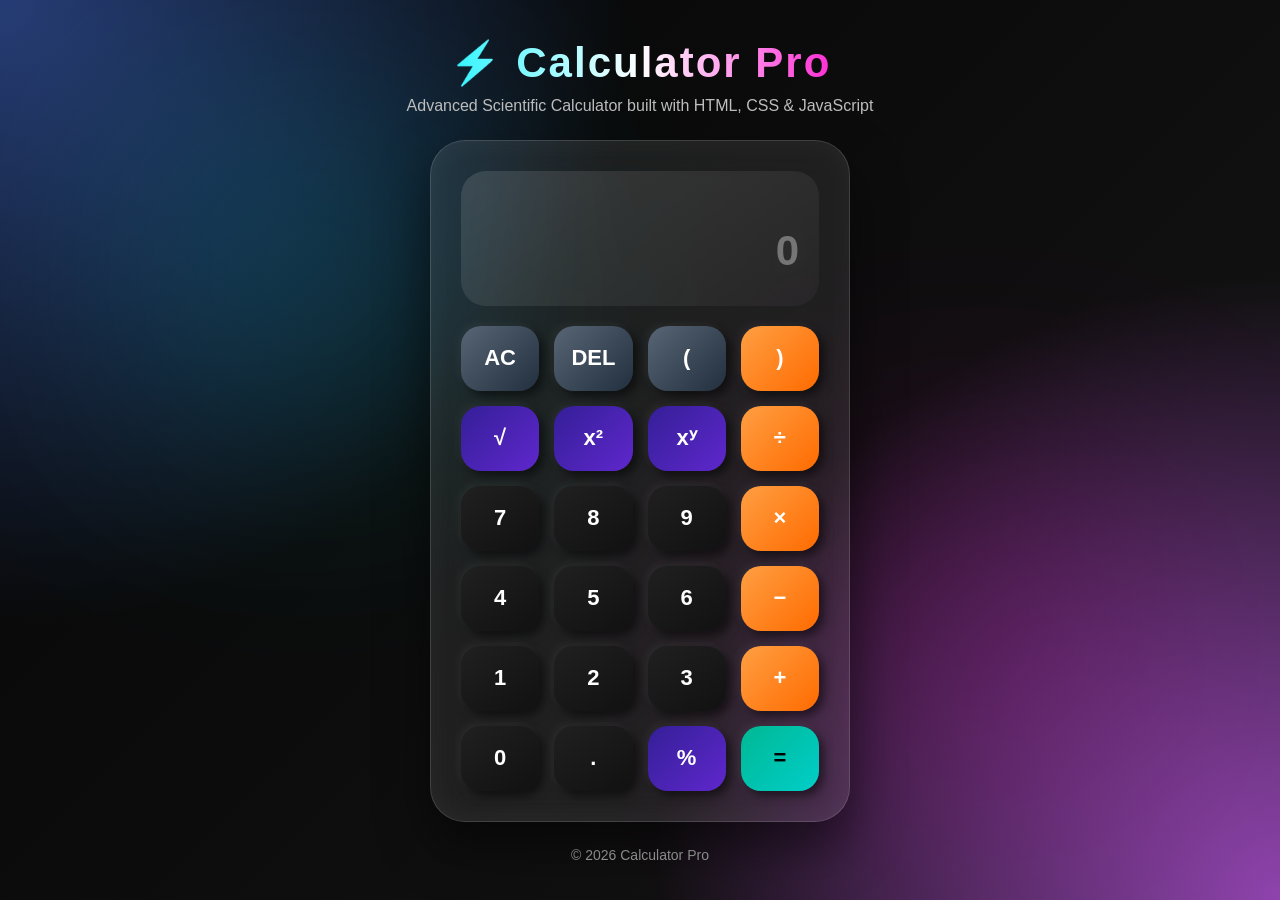
<file: Himanshu_Task1_Calculator/index.html>
<!DOCTYPE html>
<html lang="en">
<head>
<meta charset="UTF-8">
<meta name="viewport" content="width=device-width, initial-scale=1.0">
<title>Calculator Pro | Advanced Web Calculator</title>
<link rel="stylesheet" href="css/style.css">
</head>
<body>
<div class="app-container">
<header class="header">
<h1>⚡ Calculator Pro</h1>
<p>Advanced Scientific Calculator built with HTML, CSS & JavaScript</p>
</header>
<div class="calculator-container">
<div class="display-container">
<div class="history" id="history"></div>
<input type="text" id="display" class="display" placeholder="0" disabled>
</div>
<div class="buttons">
<button class="function" onclick="clearDisplay()">AC</button>
<button class="function" onclick="deleteNumber()">DEL</button>
<button class="function" onclick="appendValue('(')">(</button>
<button class="operator" onclick="appendValue(')')">)</button>
<button class="scientific" onclick="squareRoot()">√</button>
<button class="scientific" onclick="squareNumber()">x²</button>
<button class="scientific" onclick="appendValue('^')">xʸ</button>
<button class="operator" onclick="appendValue('/')">÷</button>
<button onclick="appendValue('7')">7</button>
<button onclick="appendValue('8')">8</button>
<button onclick="appendValue('9')">9</button>
<button class="operator" onclick="appendValue('*')">×</button>
<button onclick="appendValue('4')">4</button>
<button onclick="appendValue('5')">5</button>
<button onclick="appendValue('6')">6</button>
<button class="operator" onclick="appendValue('-')">−</button>
<button onclick="appendValue('1')">1</button>
<button onclick="appendValue('2')">2</button>
<button onclick="appendValue('3')">3</button>
<button class="operator" onclick="appendValue('+')">+</button>
<button onclick="appendValue('0')">0</button>
<button onclick="appendValue('.')">.</button>
<button class="scientific" onclick="appendValue('%')">%</button>
<button class="equal" onclick="calculate()">=</button>
</div>
</div>
<footer>
<p>© 2026 Calculator Pro 
</footer>
</div>
<script src="js/script.js"></script>
</body>
</html>
</file>
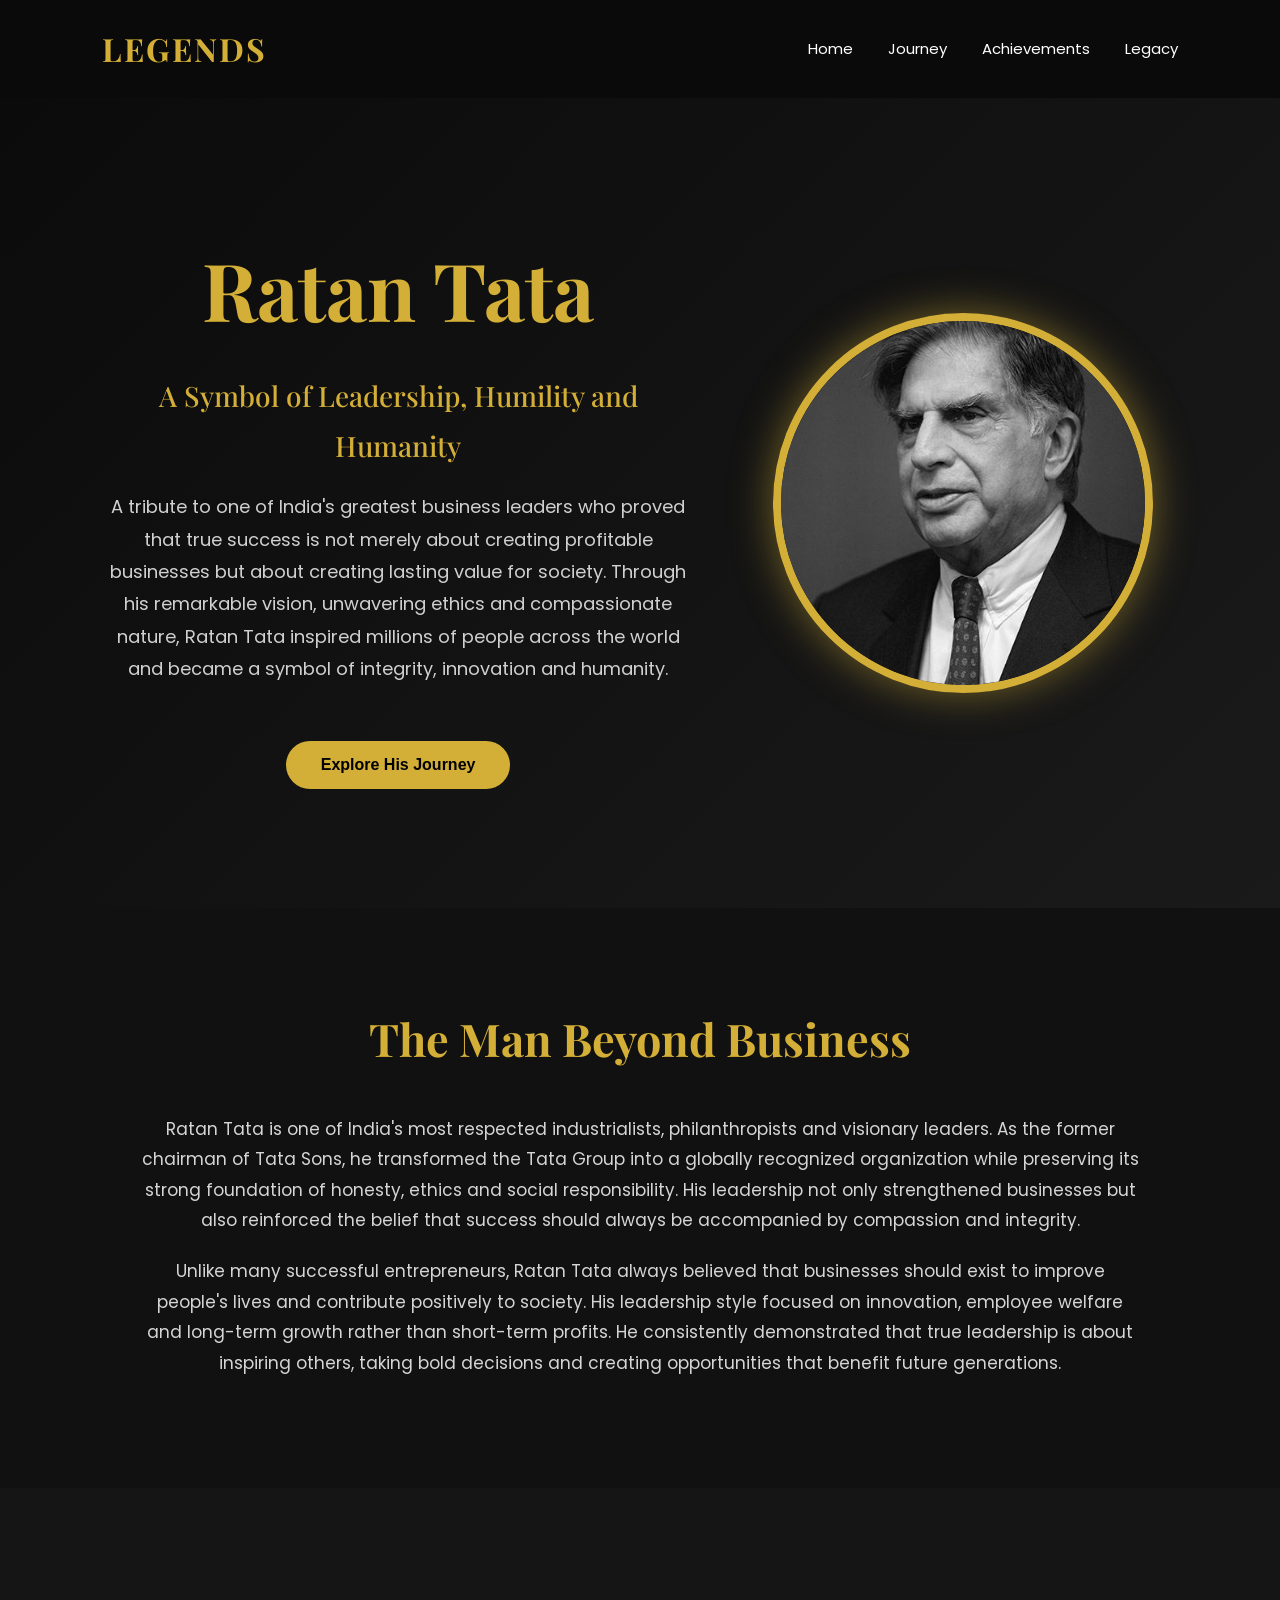
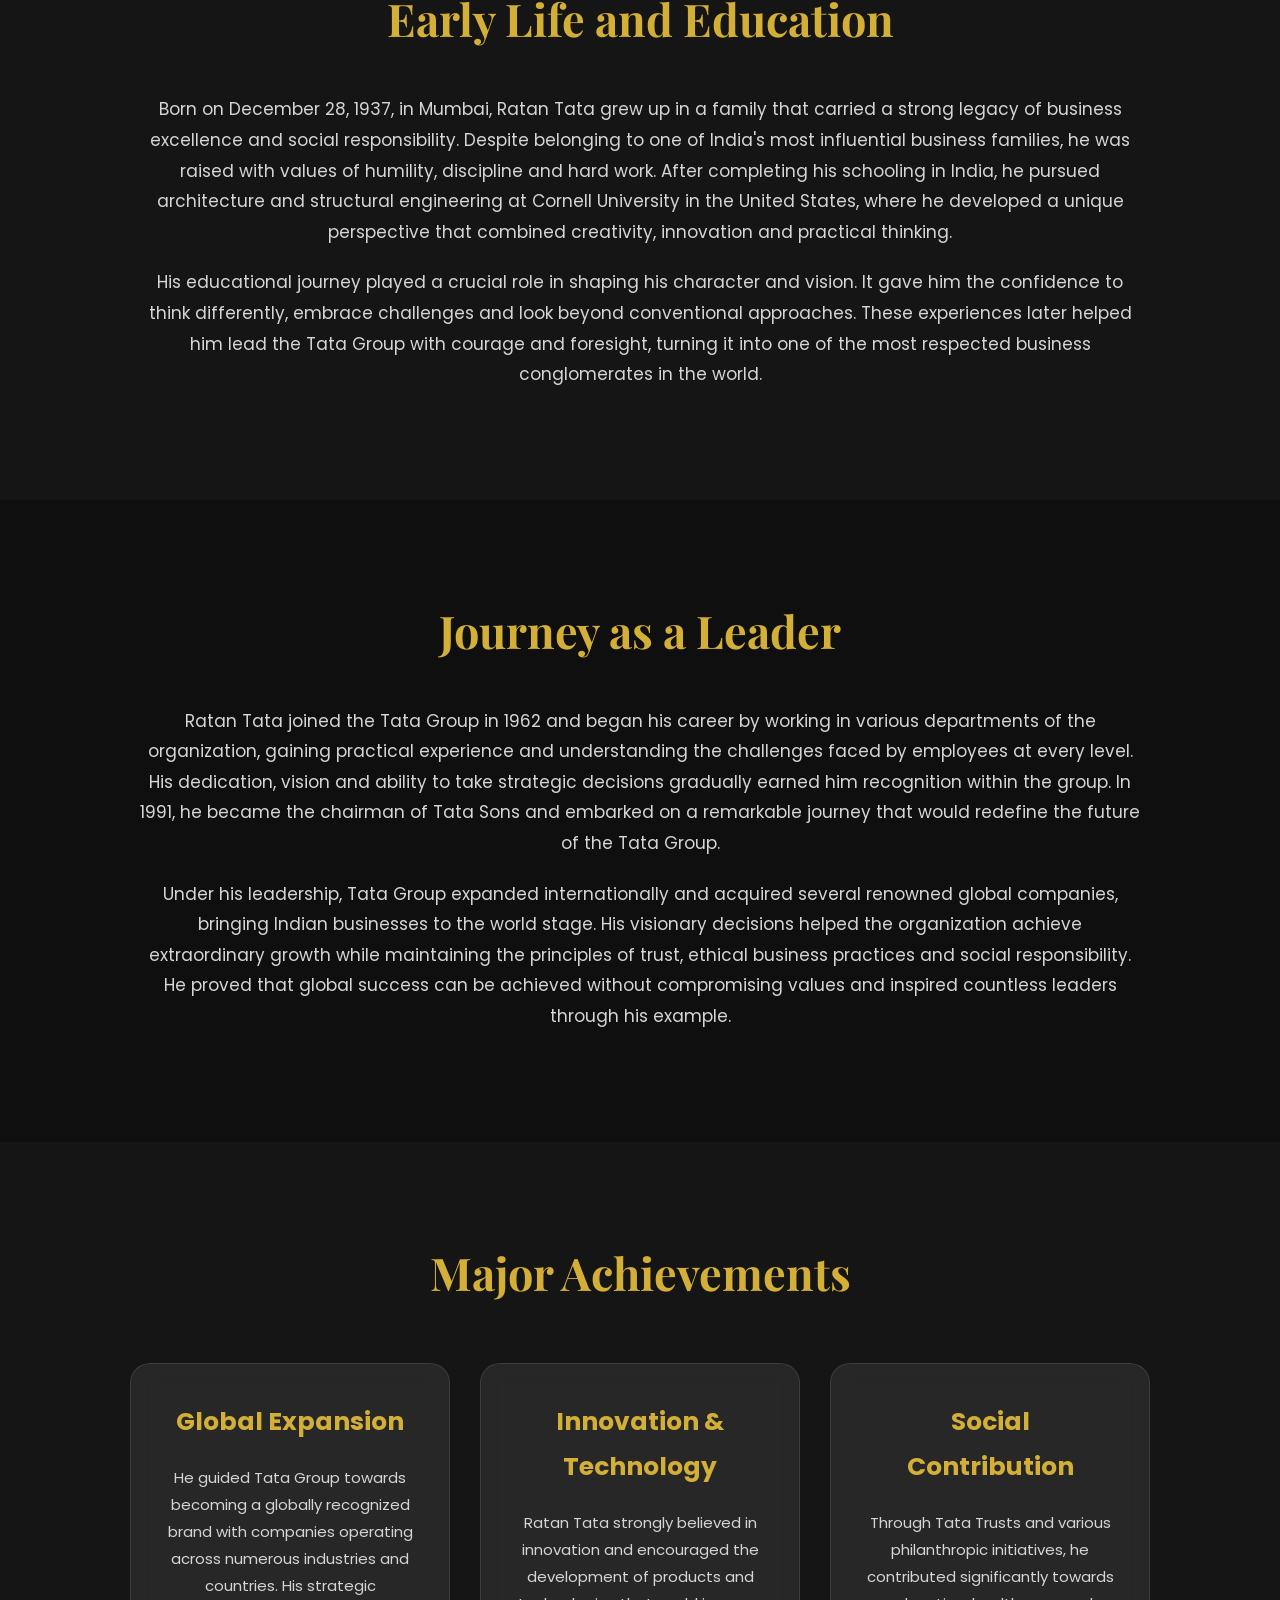
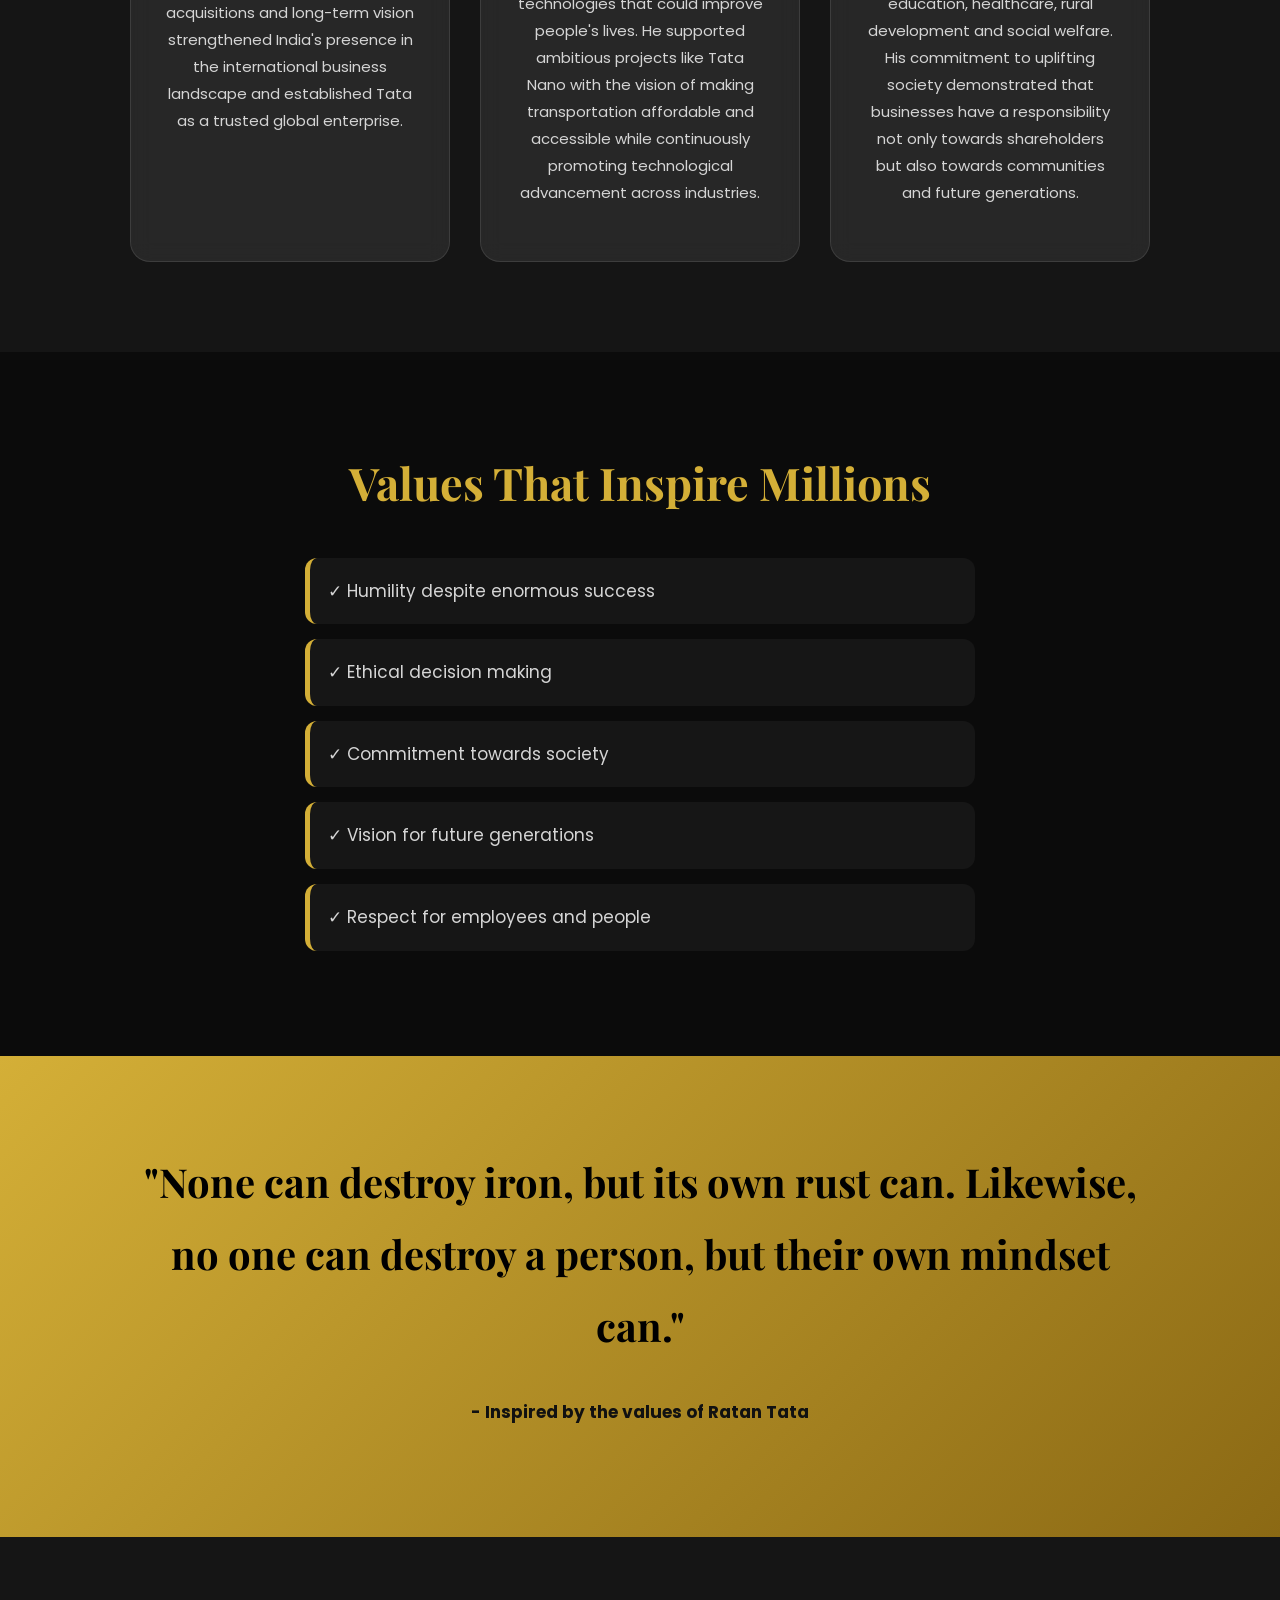
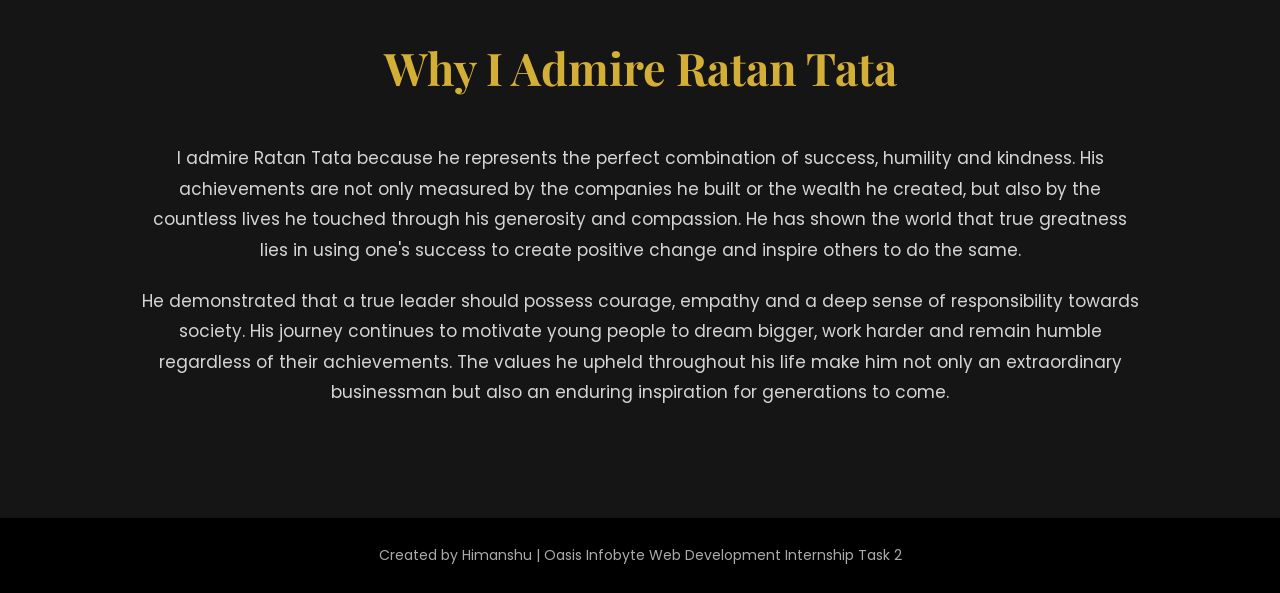
<file: Himanshu_Task2_Tribute_page/index.html>
<!DOCTYPE html>
<html lang="en">
<head>
<meta charset="UTF-8">
<meta name="viewport" content="width=device-width, initial-scale=1.0">
<title>Ratan Tata | Tribute Page</title>
<link rel="stylesheet" href="style.css">
<link href="https://fonts.googleapis.com/css2?family=Playfair+Display:wght@600;700&family=Poppins:wght@300;400;500;600&display=swap" rel="stylesheet">
</head>
<body>
<header>
<nav>
<div class="logo">LEGENDS</div>
<ul>
<li>Home</li>
<li>Journey</li>
<li>Achievements</li>
<li>Legacy</li>
</ul>
</nav>
</header>
<section class="hero">
<div class="hero-content">
<h1>Ratan Tata</h1>
<h2>A Symbol of Leadership, Humility and Humanity</h2>
<p>A tribute to one of India's greatest business leaders who proved that true success is not merely about creating profitable businesses but about creating lasting value for society. Through his remarkable vision, unwavering ethics and compassionate nature, Ratan Tata inspired millions of people across the world and became a symbol of integrity, innovation and humanity.</p>
<button onclick="scrollToJourney()">Explore His Journey</button>
</div>
<div class="hero-image">
<img src="assets/images/ratan-tata.jpeg" alt="Ratan Tata">
</div>
</section>
<section class="about">
<h2>The Man Beyond Business</h2>
<p>Ratan Tata is one of India's most respected industrialists, philanthropists and visionary leaders. As the former chairman of Tata Sons, he transformed the Tata Group into a globally recognized organization while preserving its strong foundation of honesty, ethics and social responsibility. His leadership not only strengthened businesses but also reinforced the belief that success should always be accompanied by compassion and integrity.</p>
<p>Unlike many successful entrepreneurs, Ratan Tata always believed that businesses should exist to improve people's lives and contribute positively to society. His leadership style focused on innovation, employee welfare and long-term growth rather than short-term profits. He consistently demonstrated that true leadership is about inspiring others, taking bold decisions and creating opportunities that benefit future generations.</p>
</section>
<section class="journey">
<h2>Early Life and Education</h2>
<p>Born on December 28, 1937, in Mumbai, Ratan Tata grew up in a family that carried a strong legacy of business excellence and social responsibility. Despite belonging to one of India's most influential business families, he was raised with values of humility, discipline and hard work. After completing his schooling in India, he pursued architecture and structural engineering at Cornell University in the United States, where he developed a unique perspective that combined creativity, innovation and practical thinking.</p>
<p>His educational journey played a crucial role in shaping his character and vision. It gave him the confidence to think differently, embrace challenges and look beyond conventional approaches. These experiences later helped him lead the Tata Group with courage and foresight, turning it into one of the most respected business conglomerates in the world.</p>
</section>
<section class="leadership">
<h2>Journey as a Leader</h2>
<p>Ratan Tata joined the Tata Group in 1962 and began his career by working in various departments of the organization, gaining practical experience and understanding the challenges faced by employees at every level. His dedication, vision and ability to take strategic decisions gradually earned him recognition within the group. In 1991, he became the chairman of Tata Sons and embarked on a remarkable journey that would redefine the future of the Tata Group.</p>
<p>Under his leadership, Tata Group expanded internationally and acquired several renowned global companies, bringing Indian businesses to the world stage. His visionary decisions helped the organization achieve extraordinary growth while maintaining the principles of trust, ethical business practices and social responsibility. He proved that global success can be achieved without compromising values and inspired countless leaders through his example.</p>
</section>
<section class="achievement">
<h2>Major Achievements</h2>
<div class="cards">
<div class="card">
<h3>Global Expansion</h3>
<p>He guided Tata Group towards becoming a globally recognized brand with companies operating across numerous industries and countries. His strategic acquisitions and long-term vision strengthened India's presence in the international business landscape and established Tata as a trusted global enterprise.</p>
</div>
<div class="card">
<h3>Innovation & Technology</h3>
<p>Ratan Tata strongly believed in innovation and encouraged the development of products and technologies that could improve people's lives. He supported ambitious projects like Tata Nano with the vision of making transportation affordable and accessible while continuously promoting technological advancement across industries.</p>
</div>
<div class="card">
<h3>Social Contribution</h3>
<p>Through Tata Trusts and various philanthropic initiatives, he contributed significantly towards education, healthcare, rural development and social welfare. His commitment to uplifting society demonstrated that businesses have a responsibility not only towards shareholders but also towards communities and future generations.</p>
</div>
</div>
</section>
<section class="qualities">
<h2>Values That Inspire Millions</h2>
<div class="quality-list">
<p>✓ Humility despite enormous success</p>
<p>✓ Ethical decision making</p>
<p>✓ Commitment towards society</p>
<p>✓ Vision for future generations</p>
<p>✓ Respect for employees and people</p>
</div>
</section>
<section class="quote">
<h2>"None can destroy iron, but its own rust can. Likewise, no one can destroy a person, but their own mindset can."</h2>
<p>- Inspired by the values of Ratan Tata</p>
</section>
<section class="admire">
<h2>Why I Admire Ratan Tata</h2>
<p>I admire Ratan Tata because he represents the perfect combination of success, humility and kindness. His achievements are not only measured by the companies he built or the wealth he created, but also by the countless lives he touched through his generosity and compassion. He has shown the world that true greatness lies in using one's success to create positive change and inspire others to do the same.</p>
<p>He demonstrated that a true leader should possess courage, empathy and a deep sense of responsibility towards society. His journey continues to motivate young people to dream bigger, work harder and remain humble regardless of their achievements. The values he upheld throughout his life make him not only an extraordinary businessman but also an enduring inspiration for generations to come.</p>
</section>
<footer>
<p>Created by Himanshu | Oasis Infobyte Web Development Internship Task 2</p>
</footer>
<script src="script.js"></script>
</body>
</html>
</file>
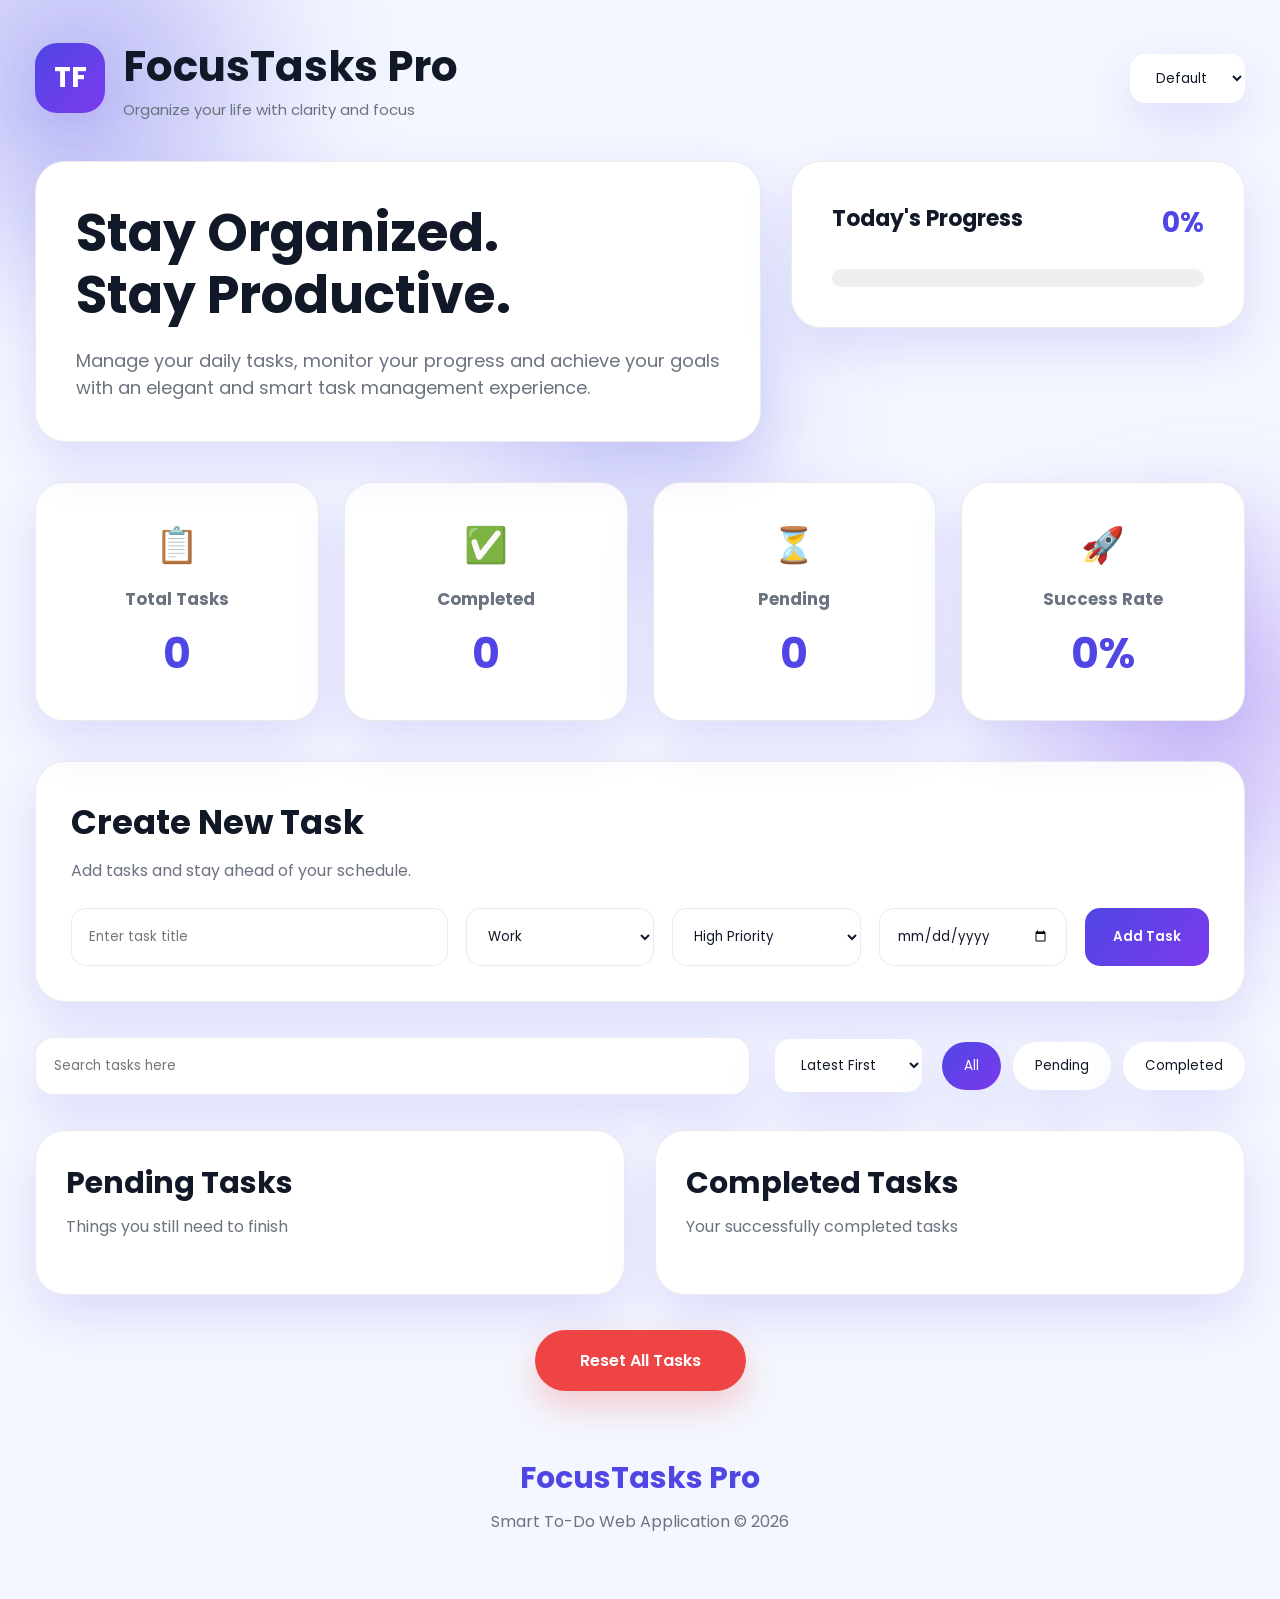
<file: himanshu_task3_todo_webapp/index.html>
<!DOCTYPE html>
<html lang="en">
<head>
<meta charset="UTF-8">
<meta name="viewport" content="width=device-width,initial-scale=1.0">
<title>FocusTasks Pro</title>
<link rel="stylesheet" href="style.css">
<link href="https://fonts.googleapis.com/css2?family=Poppins:wght@300;400;500;600;700;800&display=swap" rel="stylesheet">
</head>
<body>
<div class="background-shape shape1"></div>
<div class="background-shape shape2"></div>
<div class="background-shape shape3"></div>
<div class="app">
<header class="header">
<div class="brand">
<div class="logo">TF</div>
<div class="brand-text">
<h1>FocusTasks Pro</h1>
<p>Organize your life with clarity and focus</p>
</div>
</div>
<div class="header-right">
<select id="themeSelect">
<option value="default">Default</option>
<option value="dark">Dark</option>
<option value="ocean">Ocean</option>
<option value="neon">Neon</option>
<option value="minimal">Minimal</option>
<option value="glass">Glass</option>
</select>
</div>
</header>
<section class="hero">
<div class="hero-left">
<h2>Stay Organized.<br>Stay Productive.</h2>
<p>Manage your daily tasks, monitor your progress and achieve your goals with an elegant and smart task management experience.</p>
</div>
<div class="hero-right">
<div class="progress-card">
<div class="progress-top">
<h3>Today's Progress</h3>
<h4 id="progressPercent">0%</h4>
</div>
<div class="progress-track">
<div id="progressBar" class="progress-bar"></div>
</div>
</div>
</div>
</section>
<section class="stats">
<div class="stat-card">
<div class="stat-icon">📋</div>
<h3>Total Tasks</h3>
<span id="totalTasks">0</span>
</div>
<div class="stat-card">
<div class="stat-icon">✅</div>
<h3>Completed</h3>
<span id="completedTasks">0</span>
</div>
<div class="stat-card">
<div class="stat-icon">⏳</div>
<h3>Pending</h3>
<span id="pendingTasks">0</span>
</div>
<div class="stat-card">
<div class="stat-icon">🚀</div>
<h3>Success Rate</h3>
<span id="completionRate">0%</span>
</div>
</section>
<section class="task-panel">
<div class="panel-header">
<h2>Create New Task</h2>
<p>Add tasks and stay ahead of your schedule.</p>
</div>
<div class="task-form">
<input type="text" id="taskInput" placeholder="Enter task title">
<select id="categorySelect">
<option value="Work">Work</option>
<option value="Study">Study</option>
<option value="Personal">Personal</option>
<option value="Health">Health</option>
<option value="Shopping">Shopping</option>
</select>
<select id="prioritySelect">
<option value="High">High Priority</option>
<option value="Medium">Medium Priority</option>
<option value="Low">Low Priority</option>
</select>
<input type="date" id="dueDate">
<button id="addTaskBtn">Add Task</button>
</div>
</section>
<section class="toolbar">
<div class="search-box">
<input type="text" id="searchInput" placeholder="Search tasks here">
</div>
<div class="toolbar-right">
<select id="sortSelect">
<option value="latest">Latest First</option>
<option value="priority">Priority Wise</option>
<option value="date">Due Date</option>
</select>
<div class="filters">
<button class="filter-btn active" data-filter="all">All</button>
<button class="filter-btn" data-filter="pending">Pending</button>
<button class="filter-btn" data-filter="completed">Completed</button>
</div>
</div>
</section>
<section class="task-sections">
<div class="task-column">
<div class="column-header">
<h2>Pending Tasks</h2>
<p>Things you still need to finish</p>
</div>
<div id="pendingTaskContainer" class="task-container"></div>
</div>
<div class="task-column">
<div class="column-header">
<h2>Completed Tasks</h2>
<p>Your successfully completed tasks</p>
</div>
<div id="completedTaskContainer" class="task-container"></div>
</div>
</section>
<section class="bottom-actions">
<button id="resetBtn">Reset All Tasks</button>
</section>
<footer class="footer">
<h3>FocusTasks Pro</h3>
<p>Smart To-Do Web Application © 2026</p>
</footer>
</div>
<div id="toast"></div>
<script src="script.js"></script>
</body>
</html>
</file>
<file: Himanshu_Task1_Calculator/css/style.css>
*{
margin:0;
padding:0;
box-sizing:border-box;
font-family:"Segoe UI","Poppins",sans-serif;
}
body{
min-height:100vh;
display:flex;
justify-content:center;
align-items:center;
background:radial-gradient(circle at top left,#273c75,transparent 40%),radial-gradient(circle at bottom right,#8e44ad,transparent 40%),linear-gradient(135deg,#050505,#151515);
color:white;
overflow-x:hidden;
}


body::before{
content:"";
position:absolute;
width:350px;
height:350px;
background:#00f2ff;
filter:blur(120px);
opacity:0.15;
top:10%;
left:10%;
animation:moveGlow 8s infinite alternate;
}
body::after{
content:"";
position:absolute;
width:350px;
height:350px;
background:#ff00cc;
filter:blur(120px);
opacity:0.15;
bottom:10%;
right:10%;
animation:moveGlow 8s infinite alternate-reverse;
}
@keyframes moveGlow{
from{
transform:translateY(0);
}
to{
transform:translateY(80px);
}
}
.app-container{
width:100%;
min-height:100vh;
display:flex;
flex-direction:column;
justify-content:center;
align-items:center;
padding:30px;
position:relative;
z-index:1;
}
.header{
text-align:center;
margin-bottom:25px;
}
.header h1{
font-size:42px;
letter-spacing:2px;
background:linear-gradient(90deg,#00f2ff,#ffffff,#ff00cc);
-webkit-background-clip:text;
color:transparent;
font-weight:800;
}
.header p{
margin-top:10px;
color:#bdbdbd;
font-size:16px;
}
.calculator-container{
width:420px;
padding:30px;
border-radius:35px;
background:rgba(255,255,255,0.08);
backdrop-filter:blur(20px);
border:1px solid rgba(255,255,255,0.15);
box-shadow:0 25px 50px rgba(0,0,0,0.5),inset 0 0 30px rgba(255,255,255,0.05);
animation:appear 0.8s ease;
}
@keyframes appear{
from{
opacity:0;
transform:translateY(40px);
}
to{
opacity:1;
transform:translateY(0);
}
}
.display-container{
background:linear-gradient(145deg,rgba(255,255,255,0.12),rgba(255,255,255,0.03));
padding:20px;
border-radius:25px;
margin-bottom:20px;
}
.history{
height:25px;
text-align:right;
color:#aaa;
font-size:14px;
}
.display{
width:100%;
height:70px;
border:none;
outline:none;
background:transparent;
color:white;
text-align:right;
font-size:42px;
font-weight:600;
}
.memory-buttons{
display:grid;
grid-template-columns:repeat(4,1fr);
gap:12px;
margin-bottom:20px;
}
.memory-buttons button{
height:45px;
border-radius:15px;
border:none;
cursor:pointer;
background:rgba(255,255,255,0.12);
color:white;
font-size:15px;
transition:.3s;
}
.memory-buttons button:hover{
background:#00f2ff;
color:black;
transform:translateY(-3px);
}
.buttons{
display:grid;
grid-template-columns:repeat(4,1fr);
gap:15px;
}
.buttons button{
height:65px;
border-radius:20px;
border:none;
cursor:pointer;
font-size:22px;
font-weight:600;
color:white;
background:linear-gradient(145deg,#202020,#111);
box-shadow:5px 5px 10px rgba(0,0,0,0.5),-3px -3px 8px rgba(255,255,255,0.05);
transition:.25s;
}
.buttons button:hover{
transform:translateY(-5px);
box-shadow:0 10px 25px rgba(0,242,255,0.3);
}
.buttons button:active{
transform:scale(.92);
}
.operator{
background:linear-gradient(135deg,#ff9f43,#ff6b00)!important;
}
.function{
background:linear-gradient(135deg,#576574,#222f3e)!important;
}
.scientific{
background:linear-gradient(135deg,#341f97,#5f27cd)!important;
}
.equal{
background:linear-gradient(135deg,#00b894,#00cec9)!important;
color:black!important;
}


footer{
margin-top:25px;
color:#aaa;
font-size:14px;
text-align:center;
}
@media(max-width:500px){
.calculator-container{
width:95%;
padding:20px;
}
.header h1{
font-size:32px;
}
.buttons{
gap:10px;
}
.buttons button{
height:55px;
font-size:18px;
}
.display{
font-size:32px;
}
}
</file>
<file: Himanshu_Task2_Tribute_page/style.css>
*{
margin:0;
padding:0;
box-sizing:border-box;
}
html{
scroll-behavior:smooth;
}
body{
font-family:'Poppins',sans-serif;
background:#0b0b0b;
color:#ffffff;
line-height:1.8;
}
header{
width:100%;
background:rgba(10,10,10,0.9);
padding:20px 8%;
position:sticky;
top:0;
z-index:1000;
backdrop-filter:blur(10px);
}
nav{
display:flex;
justify-content:space-between;
align-items:center;
}
.logo{
font-family:'Playfair Display',serif;
font-size:32px;
color:#d4af37;
letter-spacing:2px;
font-weight:bold;
}
nav ul{
display:flex;
gap:35px;
list-style:none;
}
nav ul li{
color:white;
cursor:pointer;
transition:0.3s;
font-size:15px;
}
nav ul li:hover{
color:#d4af37;
}
.hero{
min-height:90vh;
display:flex;
justify-content:space-between;
align-items:center;
padding:80px 8%;
gap:50px;
background:linear-gradient(135deg,#0b0b0b,#1a1a1a);
}
.hero-content{
width:55%;
}
.hero-content h1{
font-family:'Playfair Display',serif;
font-size:80px;
color:#d4af37;
margin-bottom:10px;
}
.hero-content h2{
font-size:28px;
font-weight:500;
margin-bottom:20px;
}
.hero-content p{
font-size:18px;
color:#d0d0d0;
max-width:600px;
}
.hero-content button{
margin-top:35px;
padding:15px 35px;
border:none;
border-radius:30px;
background:#d4af37;
color:#000;
font-weight:bold;
font-size:16px;
cursor:pointer;
transition:0.3s;
}
.hero-content button:hover{
transform:translateY(-5px);
background:#ffffff;
}
.hero-image{
width:40%;
display:flex;
justify-content:center;
}
.hero-image img{
width:380px;
height:380px;
object-fit:cover;
border-radius:50%;
border:8px solid #d4af37;
box-shadow:0 0 40px rgba(212,175,55,0.5);
animation:float 4s infinite ease-in-out;
}
@keyframes float{
0%,100%{
transform:translateY(0);
}
50%{
transform:translateY(-20px);
}
}
section{
padding:90px 10%;
text-align:center;
}
section h2{
font-family:'Playfair Display',serif;
font-size:45px;
color:#d4af37;
margin-bottom:35px;
}
section p{
color:#d5d5d5;
font-size:17px;
max-width:1000px;
margin:20px auto;
}
.about{
background:#111;
}
.journey{
background:#151515;
}
.leadership{
background:#0f0f0f;
}
.achievement{
background:#151515;
}
.cards{
display:flex;
justify-content:center;
gap:30px;
flex-wrap:wrap;
margin-top:50px;
}
.card{
background:rgba(255,255,255,0.08);
backdrop-filter:blur(10px);
width:320px;
padding:35px;
border-radius:20px;
border:1px solid rgba(255,255,255,0.1);
transition:0.4s;
}
.card:hover{
transform:translateY(-15px);
border-color:#d4af37;
box-shadow:0 20px 40px rgba(0,0,0,0.5);
}
.card h3{
color:#d4af37;
font-size:25px;
margin-bottom:15px;
}
.card p{
font-size:15px;
}
.qualities{
background:#0b0b0b;
}
.quality-list{
margin:auto;
max-width:700px;
}
.quality-list p{
background:#161616;
padding:18px;
margin:15px;
border-radius:12px;
border-left:5px solid #d4af37;
text-align:left;
}
.quote{
background:linear-gradient(135deg,#d4af37,#8b6914);
color:black;
}
.quote h2{
color:#000;
font-size:40px;
}
.quote p{
color:#111;
font-weight:bold;
}
.admire{
background:#151515;
}
footer{
background:#000;
padding:25px;
text-align:center;
color:#aaa;
font-size:14px;
}
@media(max-width:900px){
nav{
flex-direction:column;
gap:20px;
}
nav ul{
gap:15px;
}
.hero{
flex-direction:column;
text-align:center;
}
.hero-content{
width:100%;
}
.hero-content h1{
font-size:55px;
}
.hero-image{
width:100%;
}
.hero-image img{
width:280px;
height:280px;
}
section h2{
font-size:35px;
}
}
@media(max-width:500px){
nav ul{
flex-direction:column;
text-align:center;
}
.hero-content h1{
font-size:45px;
}
.hero-content h2{
font-size:22px;
}

.card{
width:100%;
}
}
</file>
<file: himanshu_task3_todo_webapp/style.css>
:root{
--bg:#f4f7ff;
--bg2:#ffffff;
--card:#ffffff;
--text:#111827;
--subtext:#6b7280;
--primary:#4f46e5;
--secondary:#7c3aed;
--shadow:0 20px 50px rgba(79,70,229,0.15);
--border:rgba(0,0,0,0.08);
--toast:#111827;
}

body.dark{
--bg:#0f172a;
--bg2:#111827;
--card:#1e293b;
--text:#f8fafc;
--subtext:#94a3b8;
--primary:#3b82f6;
--secondary:#60a5fa;
--shadow:0 20px 50px rgba(59,130,246,0.25);
--border:rgba(255,255,255,0.08);
--toast:#2563eb;
}

body.ocean{
--bg:#031525;
--bg2:#072b42;
--card:#0b3c5d;
--text:#ecfeff;
--subtext:#a5f3fc;
--primary:#06b6d4;
--secondary:#0891b2;
--shadow:0 20px 50px rgba(6,182,212,0.3);
--border:rgba(255,255,255,0.1);
--toast:#06b6d4;
}

body.neon{
--bg:#050505;
--bg2:#111111;
--card:#171717;
--text:#39ff14;
--subtext:#98ff98;
--primary:#39ff14;
--secondary:#00ffff;
--shadow:0 0 35px rgba(57,255,20,0.4);
--border:rgba(57,255,20,0.2);
--toast:#39ff14;
}

body.minimal{
--bg:#fafafa;
--bg2:#ffffff;
--card:#ffffff;
--text:#111111;
--subtext:#666666;
--primary:#111111;
--secondary:#444444;
--shadow:0 10px 25px rgba(0,0,0,0.08);
--border:#e5e7eb;
--toast:#111111;
}

body.glass{
--bg:linear-gradient(135deg,#dbeafe,#f5d0fe,#c7d2fe);
--bg2:rgba(255,255,255,0.25);
--card:rgba(255,255,255,0.18);
--text:#111827;
--subtext:#374151;
--primary:#7c3aed;
--secondary:#9333ea;
--shadow:0 20px 45px rgba(124,58,237,0.2);
--border:rgba(255,255,255,0.3);
--toast:#7c3aed;
}

*{
margin:0;
padding:0;
box-sizing:border-box;
font-family:'Poppins',sans-serif;
}

body{
min-height:100vh;
background:var(--bg);
color:var(--text);
transition:0.5s ease;
overflow-x:hidden;
position:relative;
}

.background-shape{
position:fixed;
border-radius:50%;
filter:blur(90px);
opacity:.35;
z-index:-1;
transition:.5s;
}

.shape1{
width:320px;
height:320px;
background:var(--primary);
top:-80px;
left:-80px;
}

.shape2{
width:280px;
height:280px;
background:var(--secondary);
bottom:50px;
right:-70px;
}

.shape3{
width:200px;
height:200px;
background:var(--primary);
top:45%;
left:50%;
transform:translate(-50%,-50%);
}

.app{
max-width:1450px;
margin:auto;
padding:35px;
}

.header{
display:flex;
justify-content:space-between;
align-items:center;
margin-bottom:40px;
}

.brand{
display:flex;
align-items:center;
gap:18px;
}

.logo{
width:70px;
height:70px;
border-radius:22px;
background:linear-gradient(135deg,var(--primary),var(--secondary));
display:flex;
align-items:center;
justify-content:center;
font-size:28px;
font-weight:700;
color:white;
box-shadow:var(--shadow);
}

.brand-text h1{
font-size:42px;
font-weight:700;
color:var(--text);
}

.brand-text p{
color:var(--subtext);
font-size:15px;
}

#themeSelect{
padding:14px 22px;
border:none;
outline:none;
border-radius:15px;
background:var(--card);
color:var(--text);
box-shadow:var(--shadow);
cursor:pointer;
}

.hero{
display:grid;
grid-template-columns:1.6fr 1fr;
gap:30px;
margin-bottom:40px;
}

.hero-left,.progress-card{
background:var(--card);
padding:40px;
border-radius:30px;
box-shadow:var(--shadow);
border:1px solid var(--border);
backdrop-filter:blur(25px);
}

.hero-left h2{
font-size:52px;
line-height:1.2;
margin-bottom:20px;
color:var(--text);
}

.hero-left p{
font-size:18px;
color:var(--subtext);
max-width:700px;
}

.progress-top{
display:flex;
justify-content:space-between;
margin-bottom:25px;
}

.progress-top h3{
font-size:22px;
}

.progress-top h4{
color:var(--primary);
font-size:28px;
}

.progress-track{
height:18px;
background:rgba(150,150,150,0.15);
border-radius:50px;
overflow:hidden;
}

.progress-bar{
height:100%;
width:0%;
background:linear-gradient(90deg,var(--primary),var(--secondary));
border-radius:50px;
transition:.5s;
}

.stats{
display:grid;
grid-template-columns:repeat(auto-fit,minmax(220px,1fr));
gap:25px;
margin-bottom:40px;
}

.stat-card{
background:var(--card);
padding:35px;
border-radius:28px;
text-align:center;
box-shadow:var(--shadow);
border:1px solid var(--border);
transition:.3s;
}

.stat-card:hover{
transform:translateY(-10px);
}

.stat-icon{
font-size:35px;
margin-bottom:15px;
}

.stat-card h3{
color:var(--subtext);
font-size:17px;
margin-bottom:10px;
}

.stat-card span{
font-size:42px;
font-weight:700;
color:var(--primary);
}

.task-panel{
background:var(--card);
padding:35px;
border-radius:30px;
box-shadow:var(--shadow);
border:1px solid var(--border);
margin-bottom:35px;
}

.panel-header h2{
font-size:34px;
margin-bottom:10px;
}

.panel-header p{
color:var(--subtext);
margin-bottom:25px;
}

.task-form{
display:grid;
grid-template-columns:2fr 1fr 1fr 1fr auto;
gap:18px;
}

.task-form input,.task-form select{
padding:17px;
border:none;
outline:none;
border-radius:15px;
background:var(--bg2);
color:var(--text);
border:1px solid var(--border);
}

.task-form button{
padding:17px 28px;
border:none;
border-radius:15px;
background:linear-gradient(135deg,var(--primary),var(--secondary));
color:white;
font-weight:600;
cursor:pointer;
transition:.3s;
}

.task-form button:hover{
transform:translateY(-5px);
}

.toolbar{
display:flex;
justify-content:space-between;
align-items:center;
gap:25px;
margin-bottom:35px;
}

.search-box{
flex:1;
}

.search-box input{
width:100%;
padding:18px;
border:none;
outline:none;
border-radius:18px;
background:var(--card);
color:var(--text);
box-shadow:var(--shadow);
border:1px solid var(--border);
}

.toolbar-right{
display:flex;
align-items:center;
gap:20px;
}

#sortSelect{
padding:16px 22px;
border:none;
outline:none;
border-radius:15px;
background:var(--card);
color:var(--text);
box-shadow:var(--shadow);
}

.filters{
display:flex;
gap:12px;
}

.filter-btn{
padding:14px 22px;
border:none;
border-radius:50px;
background:var(--card);
color:var(--text);
cursor:pointer;
box-shadow:var(--shadow);
transition:.3s;
}

.filter-btn.active{
background:linear-gradient(135deg,var(--primary),var(--secondary));
color:white;
}

.task-sections{
display:grid;
grid-template-columns:1fr 1fr;
gap:30px;
margin-bottom:35px;
}

.task-column{
background:var(--card);
padding:30px;
border-radius:30px;
box-shadow:var(--shadow);
border:1px solid var(--border);
}

.column-header{
margin-bottom:25px;
}

.column-header h2{
font-size:30px;
margin-bottom:8px;
}

.column-header p{
color:var(--subtext);
}

.task-container{
display:flex;
flex-direction:column;
gap:18px;
}

.task-item{
background:var(--bg2);
padding:22px;
border-radius:22px;
border:1px solid var(--border);
box-shadow:var(--shadow);
transition:.3s;
}

.task-item:hover{
transform:translateY(-8px);
}

.bottom-actions{
text-align:center;
margin-bottom:35px;
}

#resetBtn{
padding:18px 45px;
border:none;
border-radius:50px;
background:#ef4444;
color:white;
font-size:16px;
font-weight:600;
cursor:pointer;
box-shadow:0 15px 35px rgba(239,68,68,.25);
}

.footer{
text-align:center;
padding:30px;
color:var(--subtext);
}

.footer h3{
font-size:30px;
color:var(--primary);
margin-bottom:8px;
}

#toast{
position:fixed;
bottom:30px;
right:30px;
background:var(--toast);
color:white;
padding:18px 28px;
border-radius:15px;
opacity:0;
pointer-events:none;
transition:.3s;
}

#toast.show{
opacity:1;
}

@media(max-width:1100px){
.hero{
grid-template-columns:1fr;
}
.task-form{
grid-template-columns:1fr 1fr;
}
.task-sections{
grid-template-columns:1fr;
}
}

@media(max-width:768px){
.header{
flex-direction:column;
gap:25px;
text-align:center;
}
.toolbar{
flex-direction:column;
}
.toolbar-right{
flex-direction:column;
width:100%;
}
.task-form{
grid-template-columns:1fr;
}
.hero-left h2{
font-size:38px;
}
.brand-text h1{
font-size:34px;
}
}

@media(max-width:500px){
.stats{
grid-template-columns:1fr;
}
.filters{
flex-wrap:wrap;
justify-content:center;
}
.app{
padding:18px;
}
}
</file>
